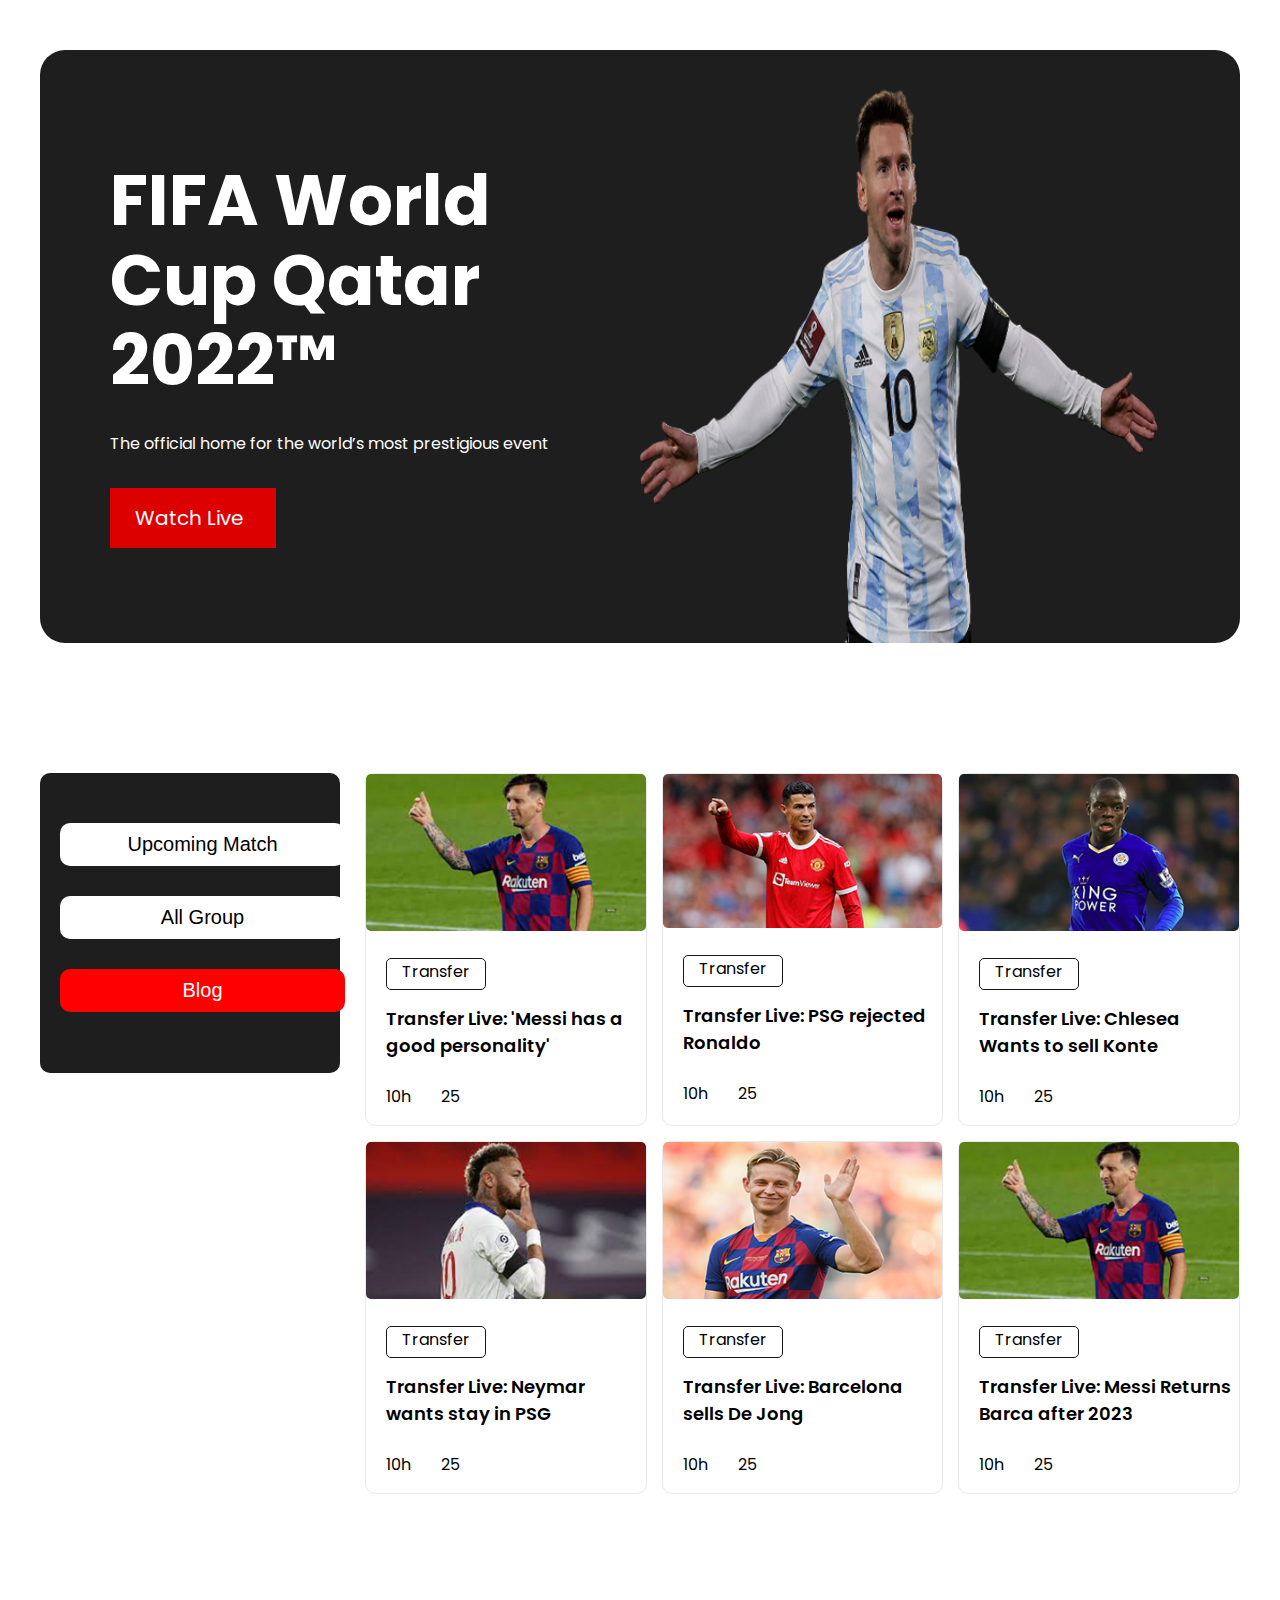
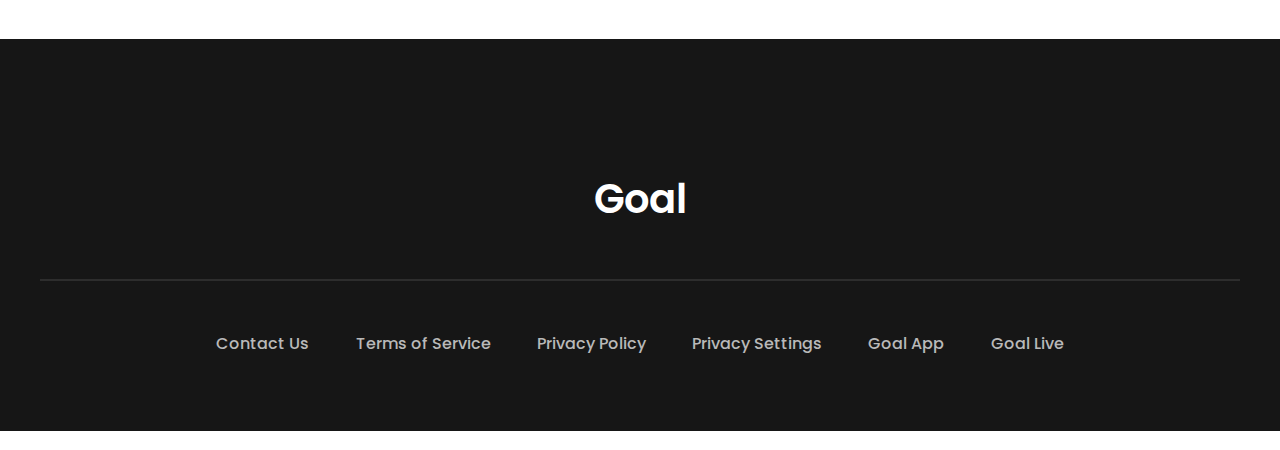
<file: index.html>
<!DOCTYPE html>
<html lang="en">
    <head>
        <meta charset="UTF-8">
        <meta http-equiv="X-UA-Compatible" content="IE=edge">
        <meta name="viewport" content="width=device-width, initial-scale=1.0">
        <title>World Cup</title>

        <!-- font awesome link -->
        <link rel="stylesheet"
            href="https://cdnjs.cloudflare.com/ajax/libs/font-awesome/6.0.0-beta2/css/all.min.css"
            integrity="sha512-YWzhKL2whUzgiheMoBFwW8CKV4qpHQAEuvilg9FAn5VJUDwKZZxkJNuGM4XkWuk94WCrrwslk8yWNGmY1EduTA=="crossorigin="anonymous"
            referrerpolicy="no-referrer" />

        <link rel="stylesheet" href="css/style.css">
        <link rel="stylesheet" href="css/responsive.css">
    </head>
    <body>
        <header>
            <div class="banner container">
                <div class="banner-content">
                    <h1>FIFA World Cup Qatar 2022™</h1>
                    <p>The official home for the world’s most prestigious event</p>
                    <a class="btn" href="">Watch Live
                        <i class="fa-duotone fa-greater-than"></i>
                    </a>
                </div>
                <div class="banner-image">
                    <img src="images/messi-removebg-preview (1).png" alt="">
                </div>
            </div>

        </header>

        <!-- Schedule and Blog Section -->
        <section id="schedule-blog" class="container">
            <div class="schedule-content">
                <a href="match.html">
                    <input type="text" class="match" value="Upcoming Match">
                </a>
                <a href="">
                    <input type="text" class="group" value="All Group">
                </a>
                <a href="index.html">
                    <input type="text" class="blog current"
                        value="Blog">
                </a>

            </div>
            <div class="blog-content">
                <article class="blog-details">
                    <div class="thumbnail">
                        <img src="images/messi.jpg" alt="">
                    </div>
                    <div class="blog-info">
                        <div class="box">
                            <p>Transfer</p>
                        </div>

                        <div class="blog-title">
                            <h4>Transfer Live: 'Messi has a good
                                personality'</h4></div>
                        <div class="font-awesome">
                            <span><i class="fa-regular fa-clock"></i>
                                10h</span>
                            <span><i class="fa-regular fa-comment-dots"></i>
                                25</span>
                        </div>
                    </div>
                </article>

                <article class="blog-details">
                    <div class="thumbnail">

                        <img src="images/cristiano.jpg" alt="">
                    </div>
                    <div class="blog-info">
                        <div class="box">
                            <p>Transfer</p>
                        </div>

                        <div class="blog-title">
                            <h4>Transfer Live: PSG rejected Ronaldo</h4></div>
                        <div class="font-awesome">
                            <span><i class="fa-regular fa-clock"></i>
                                10h</span>
                            <span><i class="fa-regular fa-comment-dots"></i>
                                25</span>
                        </div>
                    </div>
                </article>

                <article class="blog-details">
                    <div class="thumbnail">
                        <img src="images/konte1.jpg" alt="">
                    </div>
                    <div class="blog-info">
                        <div class="box">
                            <p>Transfer</p>
                        </div>

                        <div class="blog-title">
                            <h4>Transfer Live: Chlesea Wants to sell
                                Konte</h4></div>
                        <div class="font-awesome">
                            <span><i class="fa-regular fa-clock"></i>
                                10h</span>
                            <span><i class="fa-regular fa-comment-dots"></i>
                                25</span>
                        </div>
                    </div>
                </article>

                <article class="blog-details">
                    <div class="thumbnail">
                        <img src="images/neymar.jpg" alt="">
                    </div>
                    <div class="blog-info">
                        <div class="box">
                            <p>Transfer</p>
                        </div>

                        <div class="blog-title">
                            <h4>Transfer Live: Neymar wants stay in PSG</h4></div>
                        <div class="font-awesome">
                            <span><i class="fa-regular fa-clock"></i>
                                10h</span>
                            <span><i class="fa-regular fa-comment-dots"></i>
                                25</span>
                        </div>
                    </div>
                </article>

                <article class="blog-details">
                    <div class="thumbnail">
                        <img src="images/de-jong.jpg" alt="">
                    </div>
                    <div class="blog-info">
                        <div class="box">
                            <p>Transfer</p>
                        </div>

                        <div class="blog-title">
                            <h4>Transfer Live: Barcelona sells De Jong</h4></div>
                        <div class="font-awesome">
                            <span><i class="fa-regular fa-clock"></i>
                                10h</span>
                            <span><i class="fa-regular fa-comment-dots"></i>
                                25</span>
                        </div>
                    </div>
                </article>

                <article class="blog-details">
                    <div class="thumbnail">
                        <img src="images/messi.jpg" alt="">
                    </div>
                    <div class="blog-info">
                        <div class="box">
                            <p>Transfer</p>
                        </div>

                        <div class="blog-title">
                            <h4>Transfer Live: Messi Returns Barca after
                                2023</h4></div>
                        <div class="font-awesome">
                            <span><i class="fa-regular fa-clock"></i>
                                10h</span>
                            <span><i class="fa-regular fa-comment-dots"></i>
                                25</span>
                        </div>
                    </div>
                </article>

            </div>
        </section>

        <section id="view-button" class="container">
            <button type="button" class="btn">View All</button>
        </section>


        <!-- Footer Section -->
        <footer id="footer">
            <div class="container">
                <h2>Goal</h2>
                <hr class="horizontal-line">
                <ul>
                    <li><a href="">Contact Us</a></li>
                    <li><a href="">Terms of Service</a></li>
                    <li><a href="">Privacy Policy</a></li>
                    <li><a href="">Privacy Settings</a></li>
                    <li><a href="">Goal App</a></li>
                    <li><a href="">Goal Live</a></li>
                </ul>
                <div class="social-icons">
                    <a
                        href="https://www.facebook.com/profile.php?id=100082598250716"><i
                            class="fa-brands fa-facebook fa-2x"
                            target="_new"></i></a>
                    <a href="https://www.instagram.com/" target="_new"><i
                            class="fa-brands fa-instagram fa-2x"></i></a>
                    <a href="https://twitter.com/?lang=en"
                        target="_new"><i
                            class="fa-brands fa-twitter fa-2x"></i></a>
                </div>
            </div>
        </footer>
    </body>
</html>
</file>
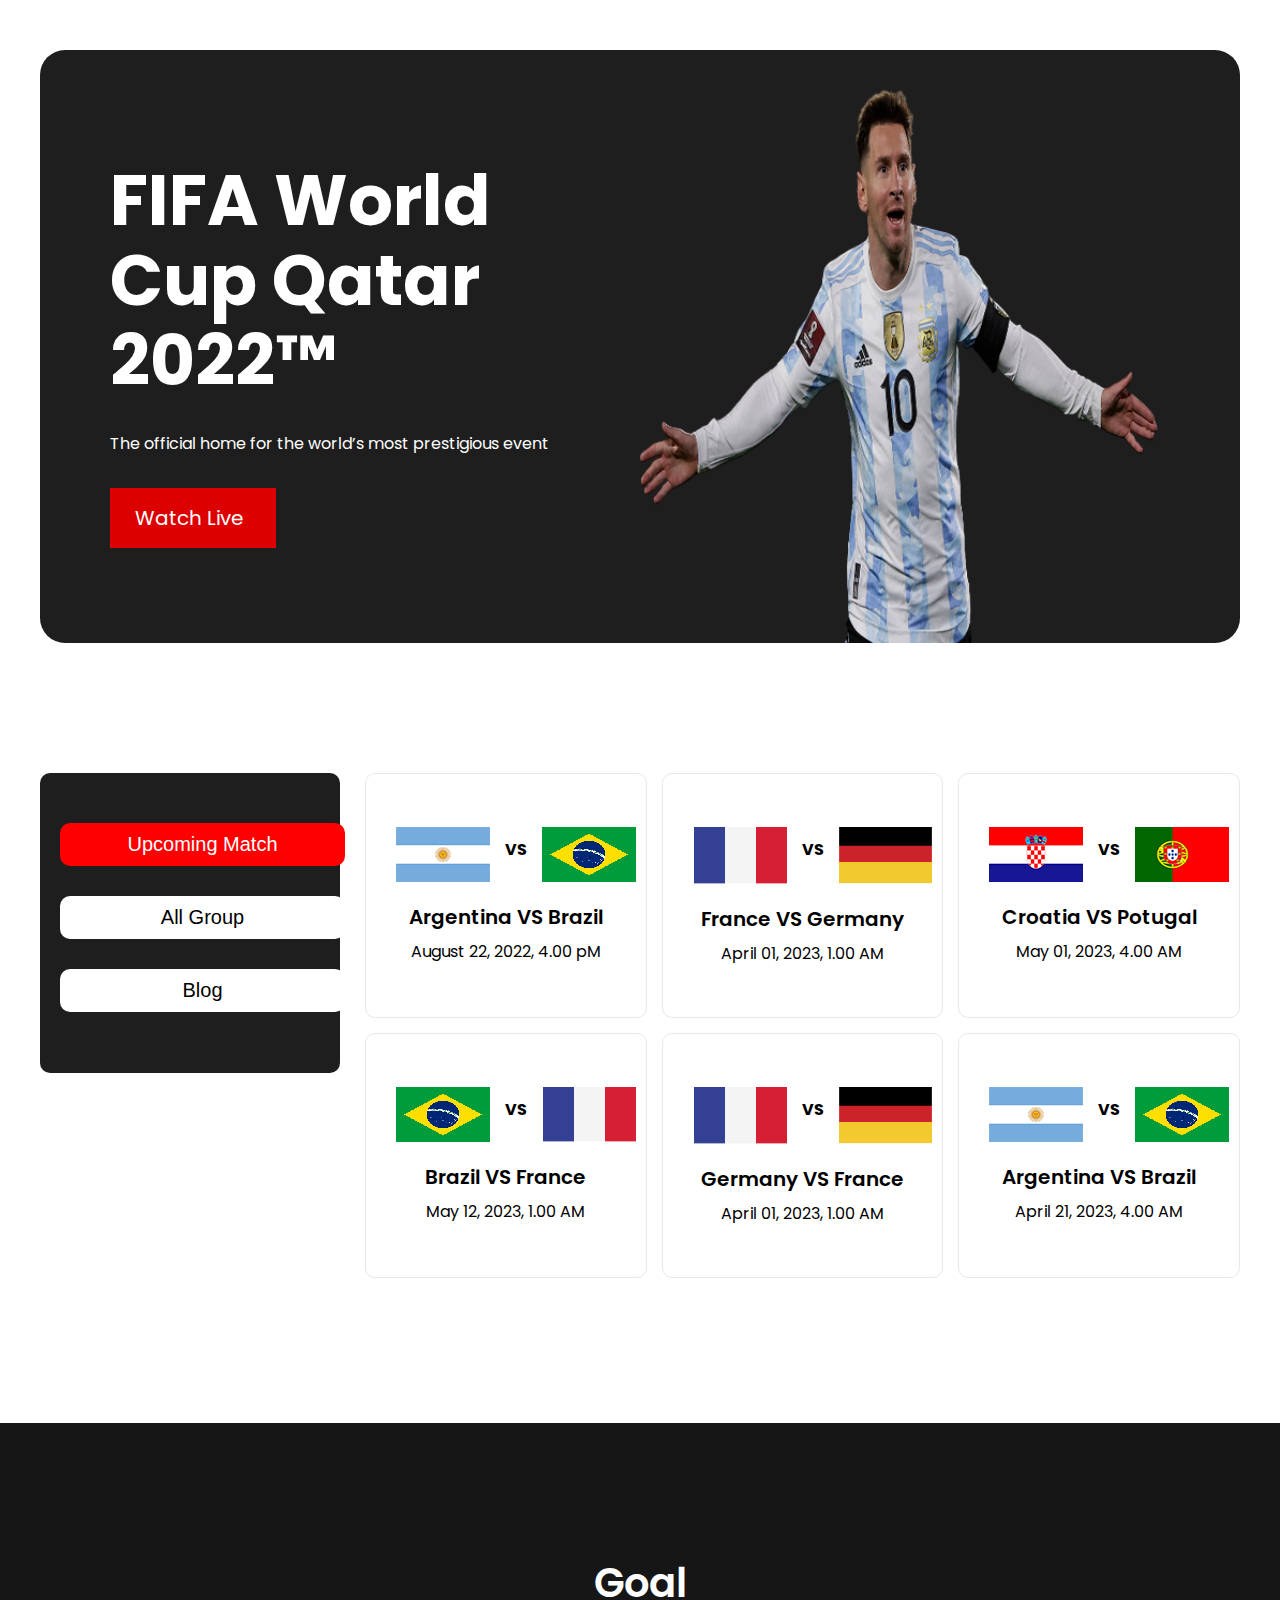
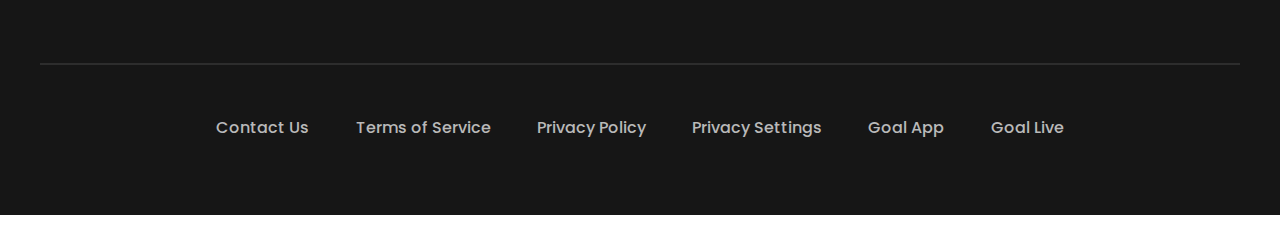
<file: match.html>
<!DOCTYPE html>
<html lang="en">
    <head>
        <meta charset="UTF-8">
        <meta http-equiv="X-UA-Compatible" content="IE=edge">
        <meta name="viewport" content="width=device-width, initial-scale=1.0">
        <title>World Cup</title>

        <!-- font awesome link -->
        <link rel="stylesheet"
            href="https://cdnjs.cloudflare.com/ajax/libs/font-awesome/6.0.0-beta2/css/all.min.css"
            integrity="sha512-YWzhKL2whUzgiheMoBFwW8CKV4qpHQAEuvilg9FAn5VJUDwKZZxkJNuGM4XkWuk94WCrrwslk8yWNGmY1EduTA=="crossorigin="anonymous"
            referrerpolicy="no-referrer" />

        <link rel="stylesheet" href="css/style.css">
        <link rel="stylesheet" href="css/responsive.css">
    </head>
    <body>
        <header>
            <div class="banner container">
                <div class="banner-content">
                    <h1>FIFA World Cup Qatar 2022™</h1>
                    <p>The official home for the world’s most prestigious event</p>
                    <a class="btn" href="">Watch Live
                        <i class="fa-duotone fa-greater-than"></i>
                    </a>
                </div>
                <div class="banner-image">
                    <img src="images/messi-removebg-preview (1).png" alt="">
                </div>
            </div>
        </header>
        <!-- Schedule and Blog Section -->
        <section id="schedule-blog" class="container">
            <div class="schedule-content">
                <a href="match.html">
                    <input type="text" class="match current"
                        value="Upcoming Match">
                </a>
                <a href="group.html">
                    <input type="text" class="group" value="All Group">
                </a>
                <a href="index.html">
                    <input type="text" class="blog" value="Blog">
                </a>

            </div>
            <div class="match-details">
                <div class="team-details">
                    <div class="flag">
                        <img src="images/argentina.png" alt="">
                        <h4 class="vs">VS</h4>
                        <img src="images/download1.png" alt="">
                    </div>
                    <div class="team-content">
                        <h3>Argentina VS Brazil</h3>
                        <p>August 22, 2022, 4.00 pM</p>
                    </div>

                </div>

                <div class="team-details">
                    <div class="flag">
                        <img src="images/Flag.png" alt="">
                        <h4 class="vs">VS</h4>
                        <img src="images/germany Flag.png" alt="">
                    </div>
                    <div class="team-content">
                        <h3>France VS Germany</h3>
                        <p>April 01, 2023, 1.00 AM</p>
                    </div>

                </div>

                <div class="team-details">
                    <div class="flag">
                        <img src="images/croatia.png" alt="">
                        <h4 class="vs">VS</h4>
                        <img src="images/portugal.png" alt="">
                    </div>
                    <div class="team-content">
                        <h3>Croatia VS Potugal</h3>
                        <p>May 01, 2023, 4.00 AM</p>
                    </div>

                </div>

                <div class="team-details">
                    <div class="flag">
                        <img src="images/download1.png" alt="">
                        <h4 class="vs">VS</h4>
                        <img src="images/Flag.png" alt="">
                    </div>
                    <div class="team-content">
                        <h3>Brazil VS France</h3>
                        <p>May 12, 2023, 1.00 AM</p>
                    </div>

                </div>

                <div class="team-details">
                    <div class="flag">
                        <img src="images/Flag.png" alt="">
                        <h4 class="vs">VS</h4>
                        <img src="images/germany Flag.png" alt="">
                    </div>
                    <div class="team-content">
                        <h3>Germany VS France</h3>
                        <p>April 01, 2023, 1.00 AM</p>
                    </div>

                </div>

                <div class="team-details">
                    <div class="flag">
                        <img src="images/argentina.png" alt="">
                        <h4 class="vs">VS</h4>
                        <img src="images/download1.png" alt="">
                    </div>
                    <div class="team-content">
                        <h3>Argentina VS Brazil</h3>
                        <p>April 21, 2023, 4.00 AM</p>
                    </div>

                </div>
            </div>
        </section>

        <section id="view-button" class="container">
            <button type="button" class="btn">View All</button>
        </section>


        <!-- Footer Section -->
        <footer id="footer">
            <div class="container">
                <h2>Goal</h2>
                <hr class="horizontal-line">
                <ul>
                    <li><a href="">Contact Us</a></li>
                    <li><a href="">Terms of Service</a></li>
                    <li><a href="">Privacy Policy</a></li>
                    <li><a href="">Privacy Settings</a></li>
                    <li><a href="">Goal App</a></li>
                    <li><a href="">Goal Live</a></li>
                </ul>

                <div class="social-icons">
                    <a
                        href="https://www.facebook.com/profile.php?id=100082598250716"><i
                            class="fa-brands fa-facebook fa-2x" target="_new"></i></a>
                    <a href="https://www.instagram.com/" target="_new"><i
                            class="fa-brands fa-instagram fa-2x"></i></a>
                    <a href="https://twitter.com/?lang=en" target="_new"><i
                            class="fa-brands fa-twitter fa-2x"></i></a>
                </div>
            </div>
        </footer>
    </body>
</html>
</file>
<file: css/responsive.css>
/* Media Query for Mobile Devices */

@media (max-width: 480px) {
  /* ----------------
Banner Section Start
------------- */

  .banner {
    display: grid;
    grid-template-columns: repeat(1, 1fr);
  }

  .banner .banner-content {
    margin-bottom: -75px;
  }

  .banner .banner-content h1 {
    font-size: 35px;
    font-weight: 600;
    line-height: 40px;
    text-align: center;
  }

  .banner .banner-content p {
    font-size: 14px;
    font-weight: 400;
    line-height: 24px;
    padding-top: 20px;
    text-align: center;
  }

  .banner .banner-content .btn {
    padding: 10px 15px;
    font-size: 12px;
    line-height: 14px;
    margin: 16px 108px;
  }

  .banner .banner-image img {
    display: block;
    padding: 0 38px 0 40px;
  }

  /* ----------------
Banner Section End
------------- */

  /* ----------------
Schedule and Blog Section Start
------------- */

  #schedule-blog {
    margin-top: 25px;
    display: grid;
    grid-template-columns: repeat(1, 1fr);
  }

  .schedule-content {
    display: grid;
    grid-template-columns: repeat(1, 1fr);
    background: none;
  }

  .schedule-content input {
    margin: 10px 130px;
    border: 1px solid #000;
    width: 62%;
  }

  .blog-content {
    display: grid;
    grid-template-columns: repeat(1, 1fr);
  }
  .blog-details {
    display: flex;
    position: relative;
    flex-direction: column;
    left: -25px;
  }

  .blog-details .thumbnail img {
    width: 100%;
    border-radius: 10px;
  }

  /* ----------------
Schedule and Blog Section End
------------- */

  /* ----------------
Footer Section Start
------------- */

  #footer ul {
    display: flex;
    flex-direction: column;
    justify-content: center;
    align-items: center;
  }

  #footer ul li {
    padding: 20px 0;
  }

  .social-icons .fa-brands {
    left: 31%;
    color: #fff;
    padding: 10px 15px 20px;
  }

  /* ----------------
Footer Section End
------------- */

  /* ....................
Media Query For match.html file 
.......................*/

  .match-details {
    display: grid;
    grid-template-columns: repeat(1, 1fr);
  }

  .match-details .team-details {
    margin-left: 10px;
    margin-bottom: 10px;
    padding: 53px 120px;
  }
}

/* Media Query for low resolution  Tablets, Ipads */
@media (min-width: 481px) and (max-width: 768px) {
  /* 
  Banner Section Start
------------- */

  .banner {
    display: grid;
    grid-template-columns: repeat(2, 1fr);
  }

  .banner .banner-content h1 {
    font-size: 18px;
    font-weight: 500;
    line-height: 22px;
  }

  .banner .banner-content p {
    font-size: 12px;
    line-height: 16px;
    font-weight: 400;
  }

  .banner .banner-content .btn {
    padding: 10px 15px;
    font-size: 10px;
    font-weight: 400;
  }

  .banner .banner-image {
    width: 100%;
    padding-right: 20px;
  }

  /* 
  Banner Section End
------------- */

  /*----------------
Schedule and Blog Section Start
------------- */

  #schedule-blog {
    display: grid;
    grid-template-columns: repeat(1, 1fr);
    margin-top: 20px;
  }

  .schedule-content {
    display: flex;
    justify-content: center;
    background: none;
    margin-left: 145px;
  }

  .schedule-content input {
    font-size: 16px;
    padding: 10px 0;
    border: 1px solid #333;
    height: 30px;
  }

  .schedule-content input.blog {
    width: 120px;
    margin-left: 10px;
  }

  .schedule-content input.match {
    width: 150px;
    margin-left: 10px;
  }

  .schedule-content input.group {
    width: 130px;
    margin-left: 10px;
  }

  .blog-content {
    display: grid;
    grid-template-columns: repeat(2, 1fr);
    margin-top: -200px;
  }

  .blog-details {
    display: flex;
    position: relative;
    flex-direction: column;
    left: 7px;
  }

  .blog-details .thumbnail img {
    width: 100%;
    border-radius: 10px;
  }

  /*----------------
Schedule and Blog Section End
------------- */

  /*----------------
Footer Section Start
------------- */

  #footer ul li a {
    font-size: 6px;
    font-weight: 400;
  }

  .social-icons .fa-brands {
    position: relative;
    left: 35%;
    color: #fff;
    padding: 20px 15px;
  }

  #view-button .btn {
    left: 37%;
  }

  /* ....................
Footer Section End
.......................*/

  /* ....................
Media Query For match.html file 
.......................*/

  .match-details {
    display: grid;
    grid-template-columns: repeat(2, 1fr);
    margin-top: -200px;
    padding-right: 30px;
  }
  .team-details {
    display: flex;
    position: relative;
    flex-direction: column;
    left: 30px;
  }

  .team-details .flag img {
    width: 100%;
  }

  .team-content h3 {
    font-size: 16px;
    font-weight: 500;
  }

  .team-content p {
    font-size: 12px;
    font-weight: 400;
    line-height: 18px;
  }
}

/* Media Query for Tablets Ipads portrait mode */
@media (min-width: 768px) and (max-width: 1024px) {
  /* 
  Banner Section Start
------------- */

  .banner {
    display: grid;
    grid-template-columns: repeat(2, 1fr);
  }
  .banner .banner-content h1 {
    font-size: 20px;
    font-weight: 600;
    line-height: 25px;
  }

  .banner .banner-content p {
    font-size: 16px;
    line-height: 18px;
    font-weight: 500;
  }

  .banner .banner-content .btn {
    padding: 10px 15px;
    font-size: 10px;
    font-weight: 400;
  }

  .banner .banner-image {
    width: 100%;
    padding-right: 20px;
  }

  /* 
  Banner Section End
------------- */

  /*----------------
Schedule and Blog Section Start
------------- */

  #schedule-blog {
    display: grid;
    grid-template-columns: repeat(1, 1fr);
    margin-top: 20px;
  }

  .schedule-content {
    display: flex;
    justify-content: center;
    background: none;
    margin-left: 232px;
  }

  .schedule-content input {
    font-size: 16px;
    padding: 10px 0;
    border: 1px solid #333;
    height: 30px;
  }

  .schedule-content input.blog {
    width: 120px;
    margin-left: 10px;
  }

  .schedule-content input.match {
    width: 150px;
    margin-left: 10px;
  }

  .schedule-content input.group {
    width: 130px;
    margin-left: 10px;
  }

  .blog-content {
    display: grid;
    grid-template-columns: repeat(2, 1fr);
    margin-top: -200px;
    margin-left: 106px;
  }

  .blog-details {
    display: flex;
    position: relative;
    flex-direction: column;
    left: -50px;
  }

  .blog-details .thumbnail img {
    width: 100%;
    border-radius: 10px;
  }

  /*----------------
Schedule and Blog Section End
------------- */

  /*----------------
Footer Section Start
------------- */

  #footer ul li a {
    font-size: 6px;
    font-weight: 400;
  }

  .social-icons .fa-brands {
    position: relative;
    left: 40%;
    color: #fff;
    padding: 20px 15px;
  }

  #view-button .btn {
    left: 37%;
  }

  /* ....................
Footer Section End
.......................*/

  /* ....................
Media Query For match.html file 
.......................*/

  .match-details {
    display: grid;
    grid-template-columns: repeat(2, 1fr);
    margin-top: -200px;
    padding-right: 230px;
  }
  .team-details {
    display: flex;
    position: relative;
    flex-direction: column;
    left: 30px;
  }

  .team-details .flag img {
    width: 100%;
  }

  .team-content h3 {
    font-size: 16px;
    font-weight: 500;
  }

  .team-content p {
    font-size: 12px;
    font-weight: 400;
    line-height: 18px;
  }
}

/*----------------
View All Will Seen Only Tablet Mood Start
------------- */
@media screen and (min-width: 768px) {
  #view-button {
    visibility: hidden;
    clear: both;
    float: left;
    margin: 10px auto 15px 20px;
    width: 28%;
    display: none;
  }
}

@media screen and (max-width: 480px) {
  #view-button {
    visibility: hidden;
    clear: both;
    float: left;
    margin: 10px auto 5px 20px;
    width: 28%;
    display: none;
  }
}

/*----------------
View All Will Seen Only Tablet Mood End
------------- */
</file>
<file: css/style.css>
/* Google font import */

@import url("https://fonts.googleapis.com/css2?family=Poppins:wght@400;500;600;700&display=swap");

/* Reset CSS */

* {
  margin: 0;
  padding: 0;
  box-sizing: border-box;
}

body {
  font-family: "Poppins", sans-serif;
}

/* Utilities CSS */

.container {
  max-width: 1200px;
  margin: auto;
}

.fa-duotone {
  padding-left: 7px;
}

/* ---------------
Banner Section Start 
-------------------*/
.banner {
  background: #1e1e1e;
  display: grid;
  grid-template-columns: repeat(2, 1fr);
  margin-top: 50px;
  border-radius: 25px;
}

.banner .banner-content {
  padding: 111px 70px;
  color: #fff;
}

.banner .banner-content h1 {
  font-size: 70px;
  font-weight: 700;
  line-height: 80px;
}
.banner .banner-content p {
  font-size: 16px;
  font-weight: 400;
  line-height: 26px;
  padding: 30px 0 50px 0;
}
.banner .banner-content .btn {
  background: #dd0000;
  padding: 16px 25px;
  font-size: 20px;
  font-weight: 400;
  line-height: 23px;
  color: #fff;
  text-decoration: none;
  transition: 0.5s ease-in;
}

.banner .banner-content .btn:hover {
  background: #b9b9b9;
  color: #333;
  font-size: 20px;
  border-radius: 10px;
}

.banner-image img {
  height: 100%;
  width: 100%;
  padding-top: 33px;
  padding-right: 80px;
}
/* ---------------
Banner Section End 
-------------------*/

/* ---------------
Schedule and Blog Section Start 
-------------------*/

#schedule-blog {
  margin-top: 130px;
  display: grid;
  grid-template-columns: repeat(12, 1fr);
}

.schedule-content {
  grid-column: 1/4;
  background: #1e1e1e;
  padding: 20px;
  border-radius: 10px;
  height: 300px;
}

.schedule-content input {
  padding: 10px;
  margin-top: 30px;
  text-align: center;
  font-size: 20px;
  font-weight: 500;
  border-radius: 10px;
  border: none;
}

.blog-content {
  display: grid;
  grid-template-columns: repeat(3, 1fr);
  grid-column: 5/-1;
  margin-left: -90px;
}

.match .group {
  color: #161616;
}
.current {
  background: red;
  color: #fff;
}

.blog-details {
  margin-left: 15px;
  margin-bottom: 15px;
  background: #fff;
  border-radius: 10px;
  border: 1px solid #e8e8e8;
}

.blog-info .blog-title h4 {
  font-size: 18px;
  font-weight: 600;
  line-height: 27px;
  padding-left: 20px;
  padding-top: 15px;
}

.blog-details .thumbnail img {
  width: 100%;
  border-radius: 5px;
}

.blog-info .box {
  width: 100px;
  height: 32px;
  border: 1px solid #161616;
  margin-left: 20px;
  margin-top: 20px;
  text-align: center;
  border-radius: 5px;
}
.fa-comment-dots {
  padding-left: 26px;
}

.font-awesome {
  margin-left: 20px;
  padding-top: 25px;
  padding-bottom: 16px;
}

/*--------------- 
Schedule and Blog Section End
-------------------- */

/* ---------------------
View Button Section  Start
----------------- */

#view-button {
  margin: 50px;
  position: relative;
}

#view-button .btn {
  position: absolute;
  left: 45%;
  padding: 12px 29px;
  background: #dd0000;
  border: 0;
  color: #fff;
  font-size: 20px;
  text-align: center;
  border-radius: 5px;
}

/* ---------------------
View Button Section  End
----------------- */

/* ---------------------
Footer Section  Start
----------------- */
#footer {
  margin-top: 130px;

  background: #161616;
}

#footer h2 {
  font-size: 40px;
  font-weight: 600;
  line-height: 60px;
  text-align: center;
  color: #fff;
  padding-top: 130px;
}

hr {
  margin-top: 50px;
  border: 1px solid rgba(255, 255, 255, 0.1);
}

#footer ul {
  display: flex;
  padding: 50px 130px;
  list-style: none;
  justify-content: space-evenly;
}

#footer ul li a {
  font-size: 16px;
  font-weight: 500;
  line-height: 24px;
  text-decoration: none;
  color: #b9b9b9;
}

.social-icons .fa-brands {
  position: relative;
  left: 42%;
  color: #fff;
  padding: 20px 15px;
}

/* ---------------------
Footer Section  End
----------------- */

/* for match.html */

.match-details {
  display: grid;
  grid-template-columns: repeat(3, 1fr);
  grid-column: 5/-1;
  margin-left: -90px;
}

.team-details {
  margin-left: 15px;
  margin-bottom: 15px;
  background: #fff;
  border-radius: 10px;
  border: 1px solid #e8e8e8;
  padding: 53px 30px;
}

.team-details .flag {
  display: flex;
}

.team-details .flag img {
  width: 100%;
}

h4.vs {
  padding: 10px 15px;
}

.team-content h3 {
  font-size: 20px;
  font-weight: 600;
  line-height: 30px;
  text-align: center;
  padding-top: 20px;
}

.team-content p {
  font-size: 16px;
  font-weight: 400;
  line-height: 20px;
  text-align: center;
  padding-top: 10px;
}
</file>
